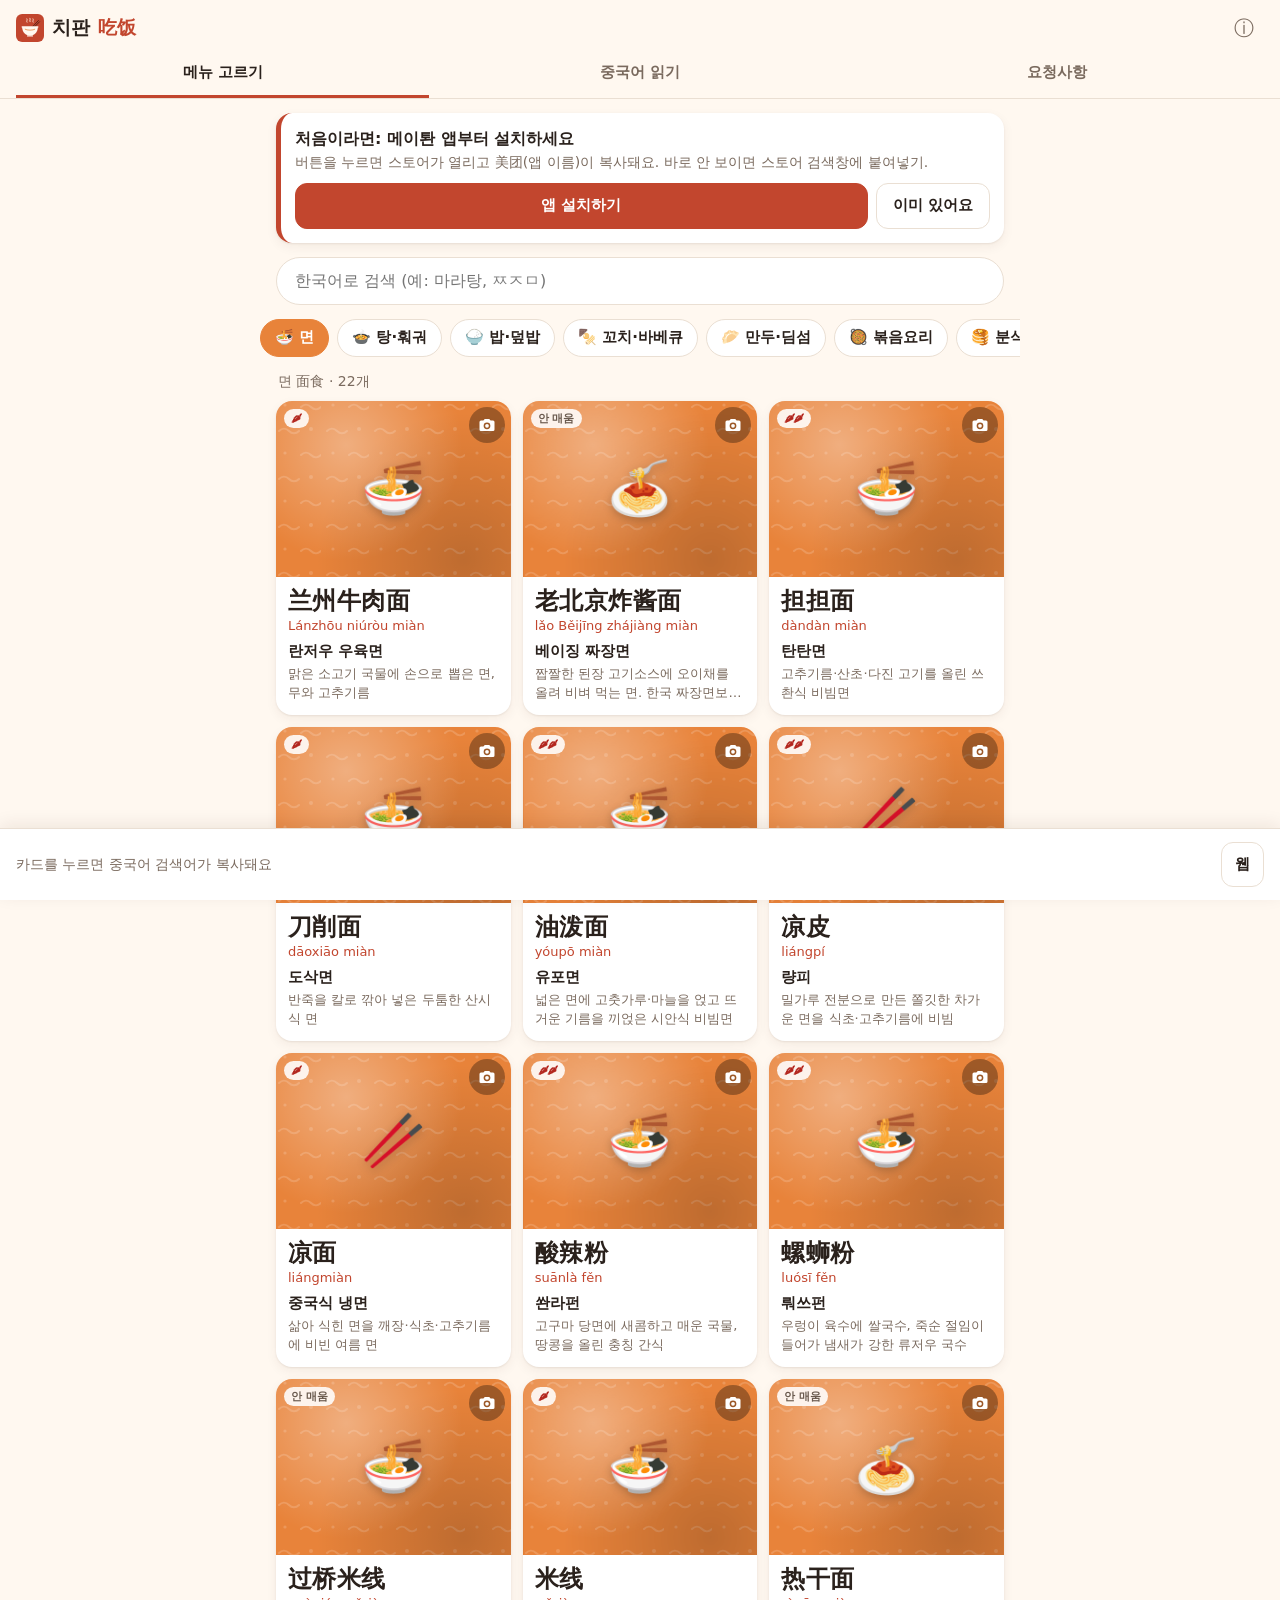
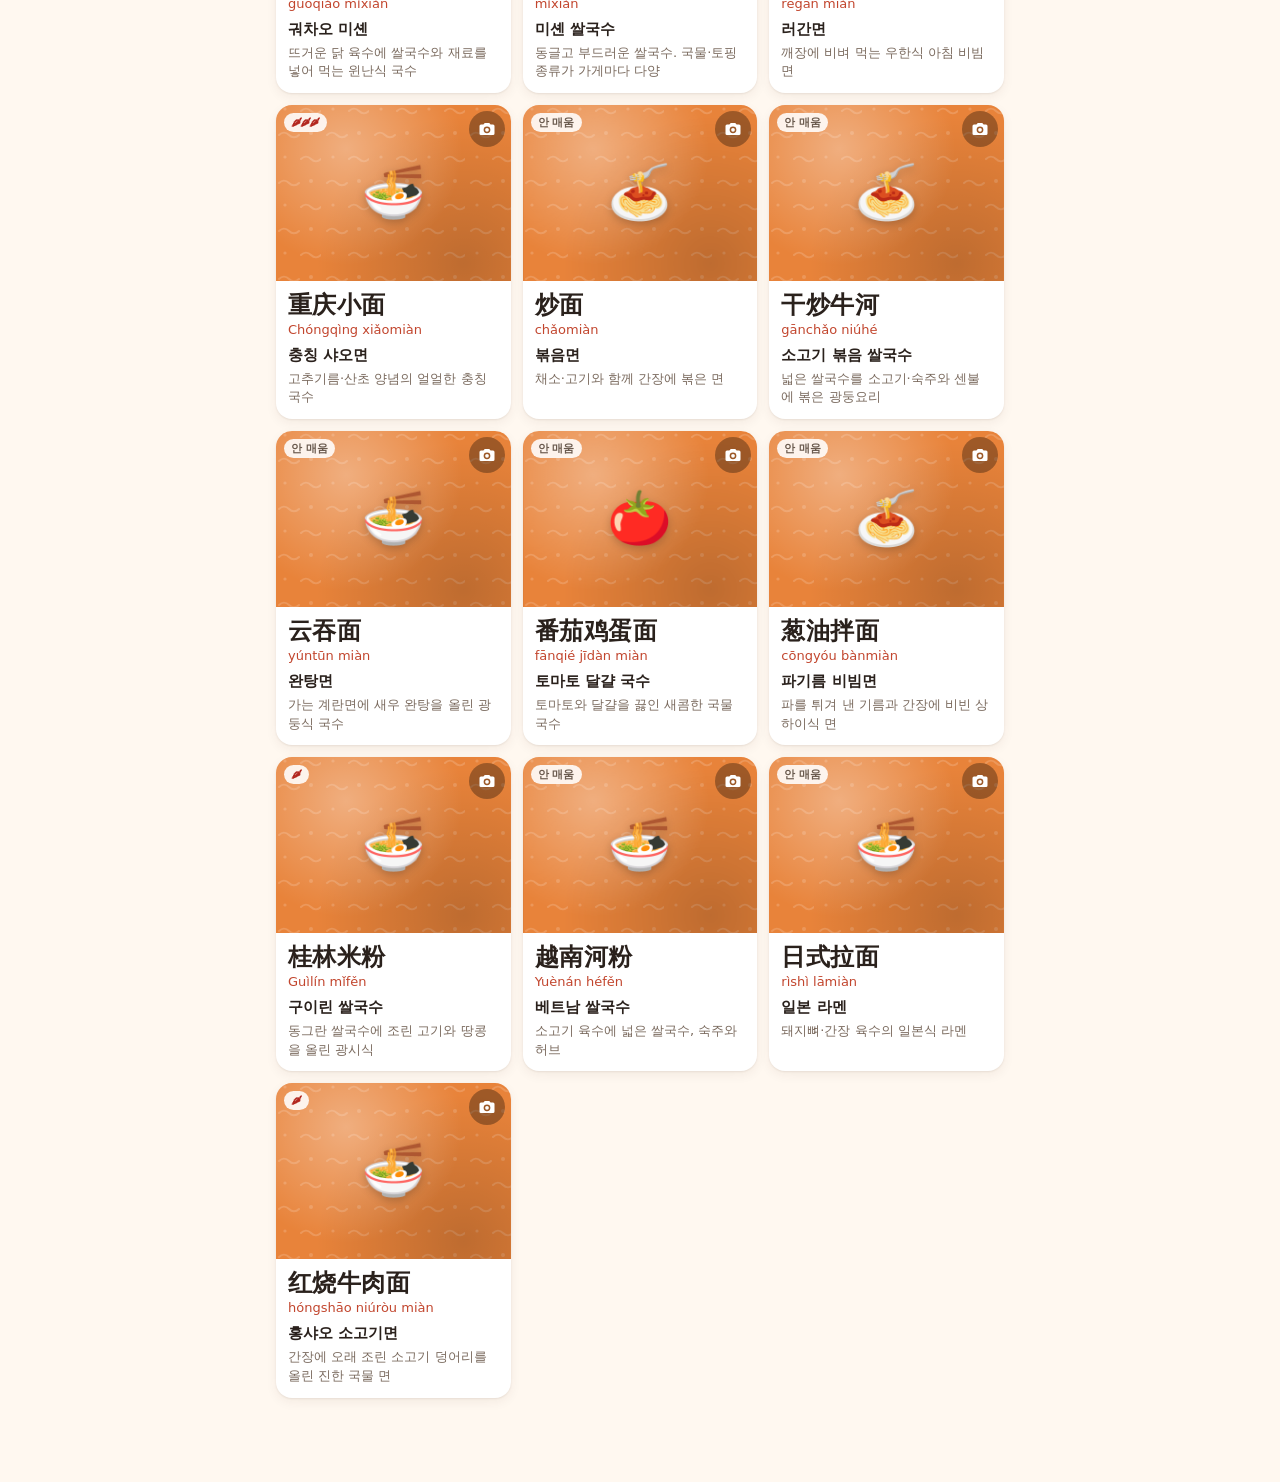
<file: index.html>
<!doctype html>
<html lang="ko">
<head>
<meta charset="utf-8">
<meta name="viewport" content="width=device-width, initial-scale=1, viewport-fit=cover">
<title>치판 · 중국 배달 메뉴 검색어</title>
<meta name="description" content="카테고리와 그림으로 메뉴를 고르면 중국어 검색어를 복사해 주는 폰 웹앱">
<meta name="theme-color" content="#C2462E">
<link rel="manifest" href="manifest.webmanifest">
<link rel="icon" href="icons/icon.svg" type="image/svg+xml">
<link rel="apple-touch-icon" href="icons/icon-192.png">
<meta name="apple-mobile-web-app-capable" content="yes">
<meta name="mobile-web-app-capable" content="yes">
<meta name="apple-mobile-web-app-title" content="치판">
<link rel="stylesheet" href="css/style.css">
</head>
<body>
<header class="top">
  <div class="brand">
    <img src="icons/icon.svg" alt="" width="28" height="28">
    <span class="brand-name">치판 <span lang="zh-CN">吃饭</span></span>
    <button class="icon-btn" id="aboutBtn" aria-label="앱 정보">ⓘ</button>
  </div>
  <nav class="tabs" role="tablist">
    <button role="tab" class="tab is-on" data-view="menu" aria-selected="true">메뉴 고르기</button>
    <button role="tab" class="tab" data-view="read" aria-selected="false">중국어 읽기</button>
    <button role="tab" class="tab" data-view="memo" aria-selected="false">요청사항</button>
  </nav>
</header>

<div class="inapp" id="inappBanner" hidden>
  <p><b>앱 안의 브라우저에서는 배달앱 열기가 막혀요.</b><br>
    <span id="inappHow">오른쪽 위 메뉴(⋯)에서 ‘브라우저로 열기’를 눌러 주세요.</span></p>
  <button class="btn small" id="copyUrlBtn">이 주소 복사</button>
</div>

<main>
  <section id="view-menu" class="view">
    <div class="setup" id="setupCard" hidden>
      <div class="setup-text">
        <b>처음이라면: 메이퇀 앱부터 설치하세요</b>
        <span>버튼을 누르면 스토어가 열리고 <span lang="zh-CN">美团</span>(앱 이름)이 복사돼요. 바로 안 보이면 스토어 검색창에 붙여넣기.</span>
      </div>
      <div class="setup-actions">
        <button class="btn primary" id="installBtn">앱 설치하기</button>
        <button class="btn" id="setupDone">이미 있어요</button>
      </div>
    </div>
    <div class="searchbar">
      <input id="q" type="search" inputmode="search" autocomplete="off"
             placeholder="한국어로 검색 (예: 마라탕, ㅉㅈㅁ)" aria-label="메뉴 검색">
      <button class="icon-btn" id="qClear" aria-label="검색어 지우기" hidden>✕</button>
    </div>
    <div class="cats" id="cats" role="tablist" aria-label="카테고리"></div>
    <p class="result-info" id="resultInfo"></p>
    <div class="grid" id="grid"></div>
    <p class="empty" id="empty" hidden>찾는 메뉴가 없어요. 다른 이름이나 초성으로 검색해 보세요.</p>
  </section>

  <section id="view-read" class="view" hidden>
    <div class="read-box">
      <textarea id="readIn" rows="3" lang="zh-CN"
        placeholder="메이퇀에서 복사한 메뉴·옵션 글을 붙여넣거나, 한국어로 단어를 찾아보세요 (예: 맵기, 당도)"></textarea>
      <div class="read-actions">
        <button class="btn" id="readPaste">붙여넣기</button>
        <button class="btn" id="readClear">지우기</button>
      </div>
      <div class="read-out" id="readOut" hidden></div>
      <p class="hint">사전에 있는 말은 뜻을, 없는 한자는 한자음(회색)을 달아요. 긴 문장은 폰의 화면 번역(Circle to Search 등)이 더 잘 돼요.
        메이퇀 앱에서 글자가 복사되지 않으면 Circle to Search로 화면 글자를 골라 복사할 수 있어요.</p>
    </div>
    <div class="cats" id="glossCats" role="tablist" aria-label="단어장 분류"></div>
    <div class="gloss" id="glossList"></div>
  </section>

  <section id="view-memo" class="view" hidden>
    <div class="memo-preview">
      <div class="memo-label">주문 메모 (중국어)</div>
      <div class="memo-zh" id="memoZh" lang="zh-CN">아래에서 요청사항을 골라 주세요</div>
      <div class="memo-ko" id="memoKo"></div>
      <div class="memo-actions">
        <button class="btn primary" id="memoCopy" disabled>메모 복사</button>
        <button class="btn" id="memoClear" disabled>모두 지우기</button>
      </div>
      <p class="hint">배달앱 주문 화면의 ‘备注(요청사항)’ 칸에 붙여넣으세요.</p>
    </div>
    <div id="memoGroups"></div>
  </section>
</main>

<div class="dock" id="dock">
  <div class="dock-text" id="dockText">카드를 누르면 중국어 검색어가 복사돼요</div>
  <div class="dock-btns">
    <button class="btn" id="openWebBtn" aria-label="메이퇀 웹으로 열기">웹</button>
    <button class="btn primary" id="openAppBtn" aria-label="메이퇀 앱으로 열기">앱으로 열기</button>
  </div>
</div>

<div class="toast" id="toast" role="status" aria-live="polite"></div>

<div class="sheet-back" id="sheetBack" hidden></div>
<div class="sheet" id="sheet" role="dialog" aria-modal="true" hidden>
  <button class="icon-btn sheet-close" id="sheetClose" aria-label="닫기">✕</button>
  <div id="sheetBody"></div>
</div>

<input type="file" id="photoInput" accept="image/*" hidden>

<script src="js/config.js"></script>
<script src="js/hangul.js"></script>
<script src="js/photos.js"></script>
<script src="js/open.js"></script>
<script src="js/app.js"></script>
</body>
</html>
</file>
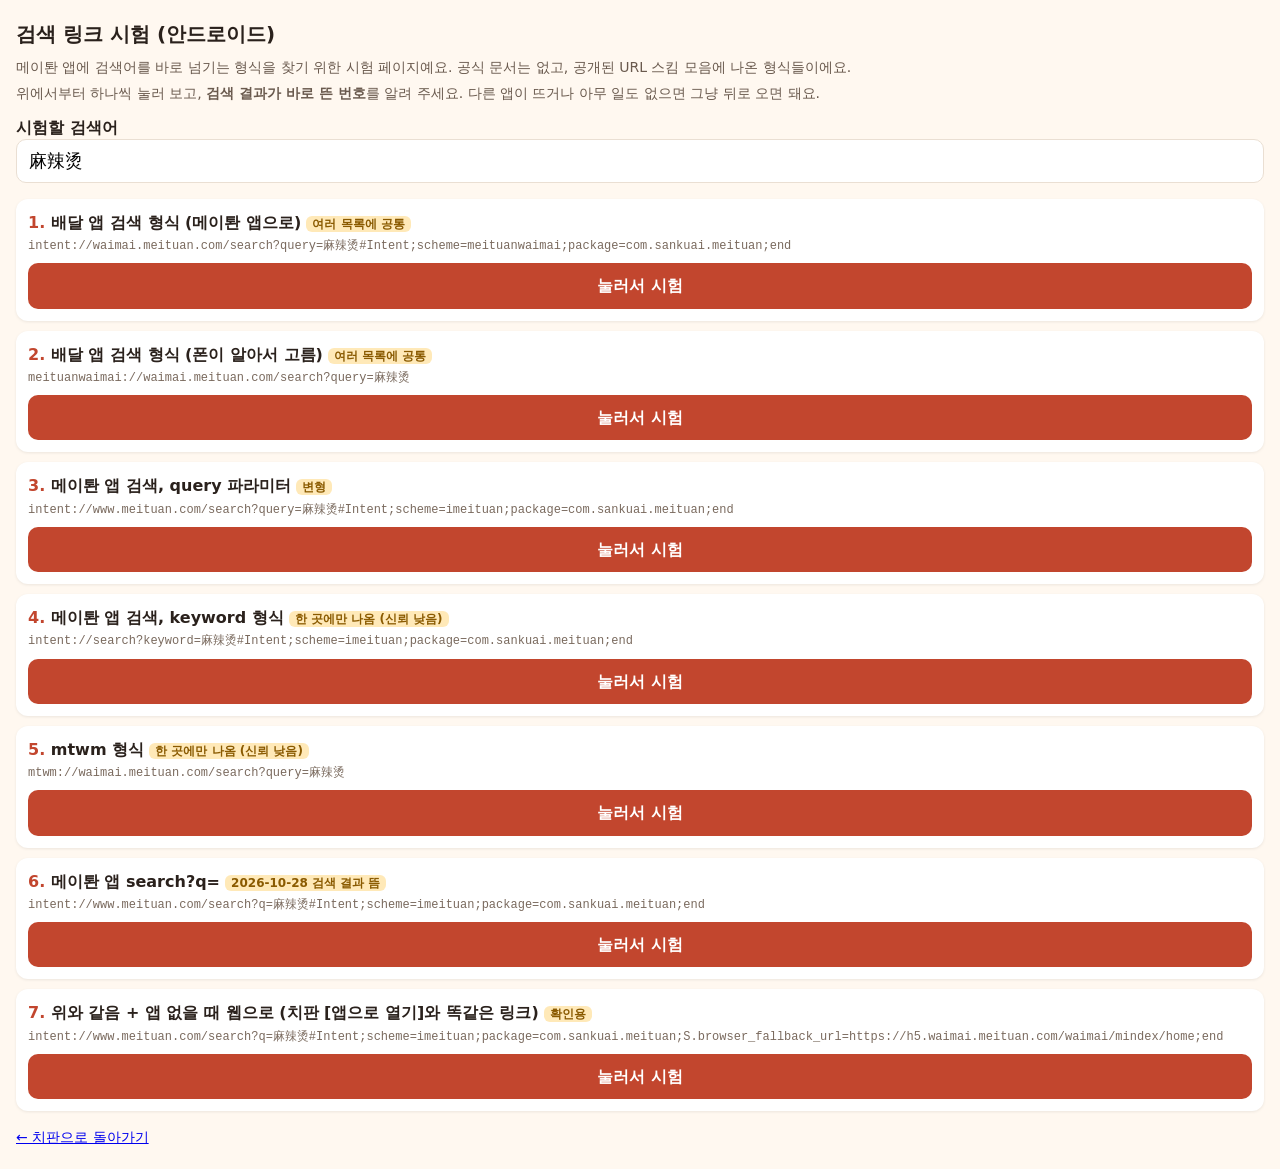
<file: lab.html>
<!doctype html>
<html lang="ko">
<head>
<meta charset="utf-8">
<meta name="viewport" content="width=device-width, initial-scale=1">
<title>치판 · 검색 링크 시험</title>
<meta name="robots" content="noindex">
<style>
  body { margin: 0; padding: 16px; font: 16px/1.45 system-ui, -apple-system, Roboto, "Noto Sans KR", sans-serif; background: #FFF8F0; color: #2A211C; }
  h1 { font-size: 20px; margin: 4px 0 8px; }
  p { margin: 6px 0; font-size: 14px; color: #6a5a4e; }
  label { display: block; font-weight: 700; margin-top: 12px; }
  input { width: 100%; box-sizing: border-box; height: 44px; font-size: 18px; padding: 0 12px; border: 1.5px solid #EADFD3; border-radius: 10px; }
  ol { padding: 0; list-style: none; counter-reset: n; }
  li { background: #fff; border-radius: 12px; padding: 12px; margin: 10px 0; box-shadow: 0 1px 3px rgba(0,0,0,.08); counter-increment: n; }
  li b::before { content: counter(n) ". "; color: #C2462E; }
  a.go { display: block; margin-top: 8px; text-align: center; background: #C2462E; color: #fff; font-weight: 700; text-decoration: none; padding: 11px; border-radius: 10px; }
  code { display: block; font-size: 12px; word-break: break-all; color: #7a6a5e; margin-top: 4px; }
  .tag { font-size: 12px; font-weight: 700; padding: 1px 6px; border-radius: 6px; background: #FFE9B8; color: #8A5A00; }
  .bad { background: #eee; color: #777; }
</style>
</head>
<body>
<h1>검색 링크 시험 (안드로이드)</h1>
<p>메이퇀 앱에 검색어를 바로 넘기는 형식을 찾기 위한 시험 페이지예요. 공식 문서는 없고, 공개된 URL 스킴 모음에 나온 형식들이에요.</p>
<p>위에서부터 하나씩 눌러 보고, <b>검색 결과가 바로 뜬 번호</b>를 알려 주세요. 다른 앱이 뜨거나 아무 일도 없으면 그냥 뒤로 오면 돼요.</p>

<label for="q">시험할 검색어</label>
<input id="q" value="麻辣烫" lang="zh-CN">

<ol id="list"></ol>

<p><a href="./">← 치판으로 돌아가기</a></p>

<script>
  // 각 후보: 이름, 출처 신뢰도, 링크 만들기
  var PKG = 'com.sankuai.meituan';
  var C = [
    ['배달 앱 검색 형식 (메이퇀 앱으로)', '여러 목록에 공통',
      function (q) { return 'intent://waimai.meituan.com/search?query=' + q + '#Intent;scheme=meituanwaimai;package=' + PKG + ';end'; }],
    ['배달 앱 검색 형식 (폰이 알아서 고름)', '여러 목록에 공통',
      function (q) { return 'meituanwaimai://waimai.meituan.com/search?query=' + q; }],
    ['메이퇀 앱 검색, query 파라미터', '변형',
      function (q) { return 'intent://www.meituan.com/search?query=' + q + '#Intent;scheme=imeituan;package=' + PKG + ';end'; }],
    ['메이퇀 앱 검색, keyword 형식', '한 곳에만 나옴 (신뢰 낮음)',
      function (q) { return 'intent://search?keyword=' + q + '#Intent;scheme=imeituan;package=' + PKG + ';end'; }],
    ['mtwm 형식', '한 곳에만 나옴 (신뢰 낮음)',
      function (q) { return 'mtwm://waimai.meituan.com/search?query=' + q; }],
    ['메이퇀 앱 search?q=', '2026-10-28 검색 결과 뜸',
      function (q) { return 'intent://www.meituan.com/search?q=' + q + '#Intent;scheme=imeituan;package=' + PKG + ';end'; }],
    ['위와 같음 + 앱 없을 때 웹으로 (치판 [앱으로 열기]와 똑같은 링크)', '확인용',
      function (q) { return 'intent://www.meituan.com/search?q=' + q + '#Intent;scheme=imeituan;package=' + PKG +
        ';S.browser_fallback_url=' + encodeURIComponent('https://h5.waimai.meituan.com/waimai/mindex/home') + ';end'; }]
  ];

  function render() {
    var q = encodeURIComponent(document.getElementById('q').value.trim() || '麻辣烫');
    var ol = document.getElementById('list');
    ol.innerHTML = '';
    C.forEach(function (c) {
      var url = c[2](q);
      var li = document.createElement('li');
      li.innerHTML = '<b></b> <span class="tag"></span><code></code><a class="go">눌러서 시험</a>';
      li.querySelector('b').textContent = c[0];
      li.querySelector('.tag').textContent = c[1];
      if (c[3]) li.querySelector('.tag').classList.add('bad');
      li.querySelector('code').textContent = decodeURIComponent(url);
      li.querySelector('a').href = url;
      ol.appendChild(li);
    });
  }
  document.getElementById('q').addEventListener('input', render);
  render();
</script>
</body>
</html>
</file>
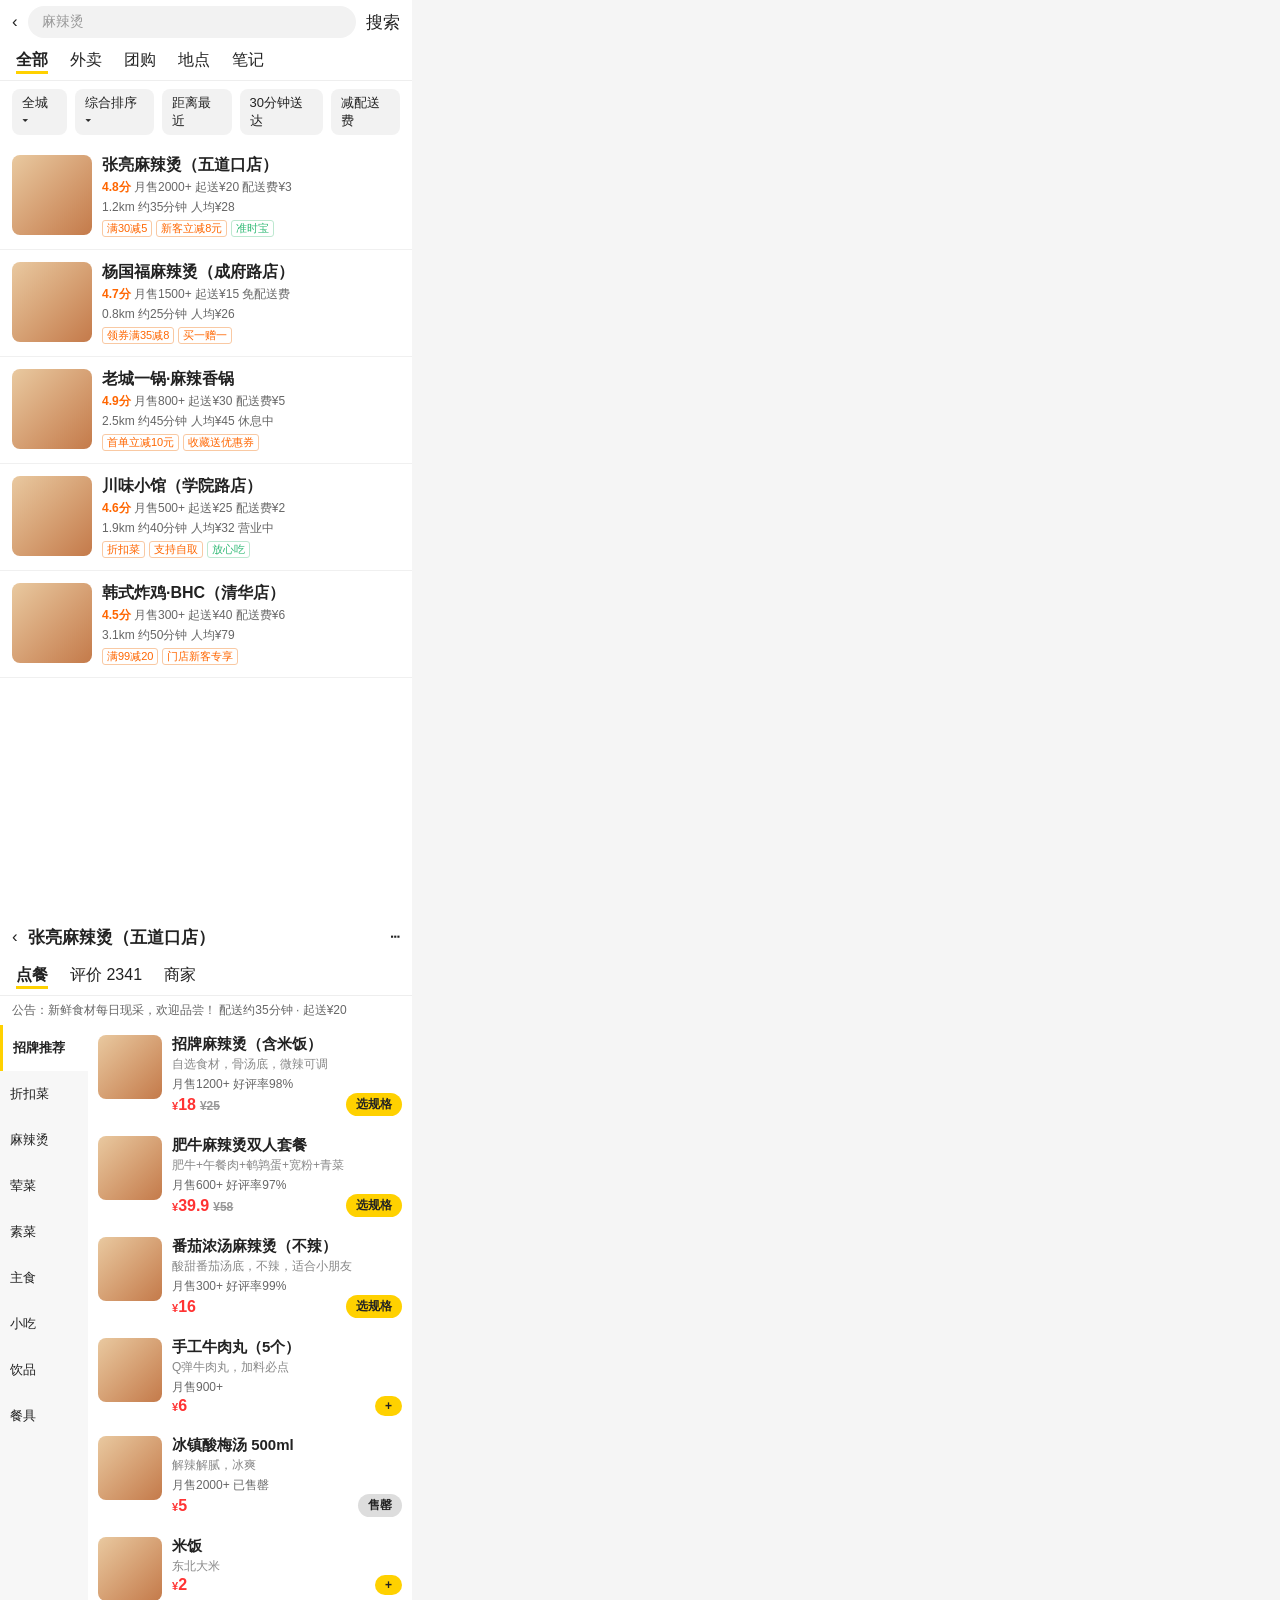
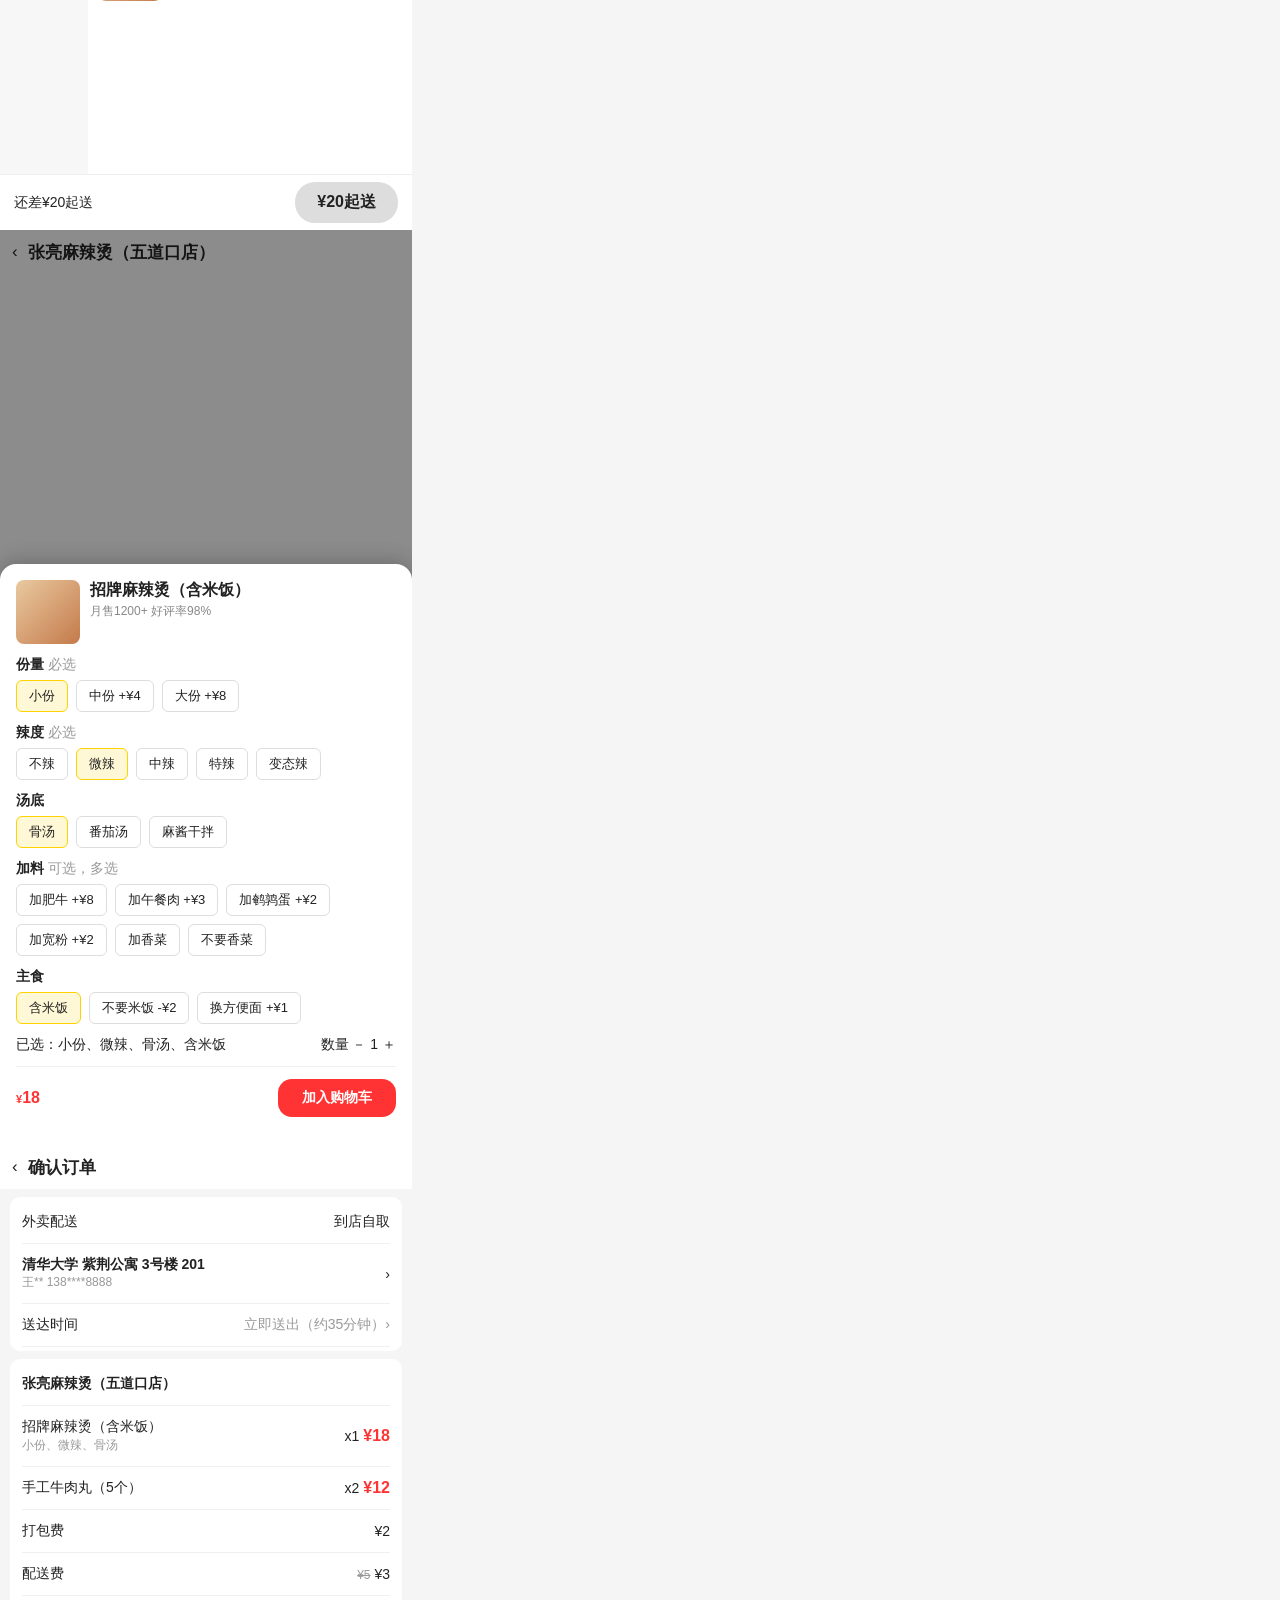
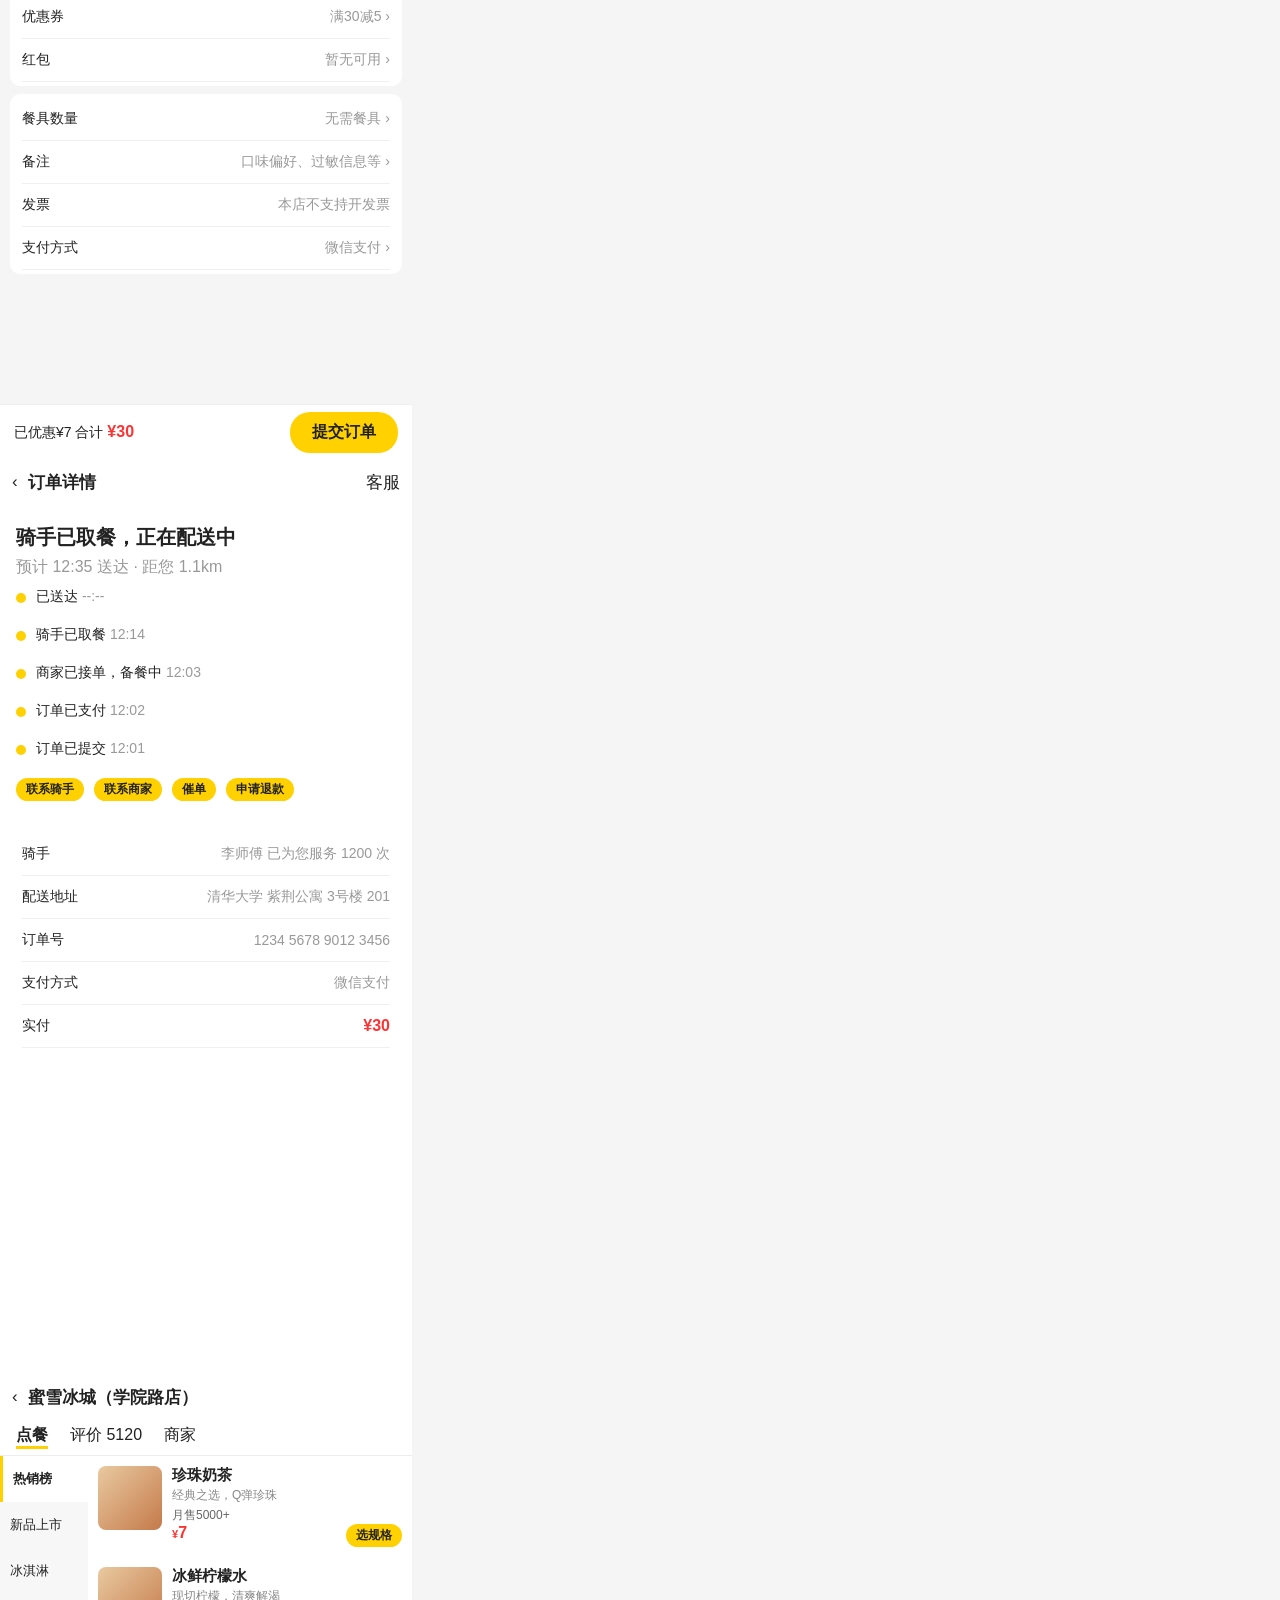
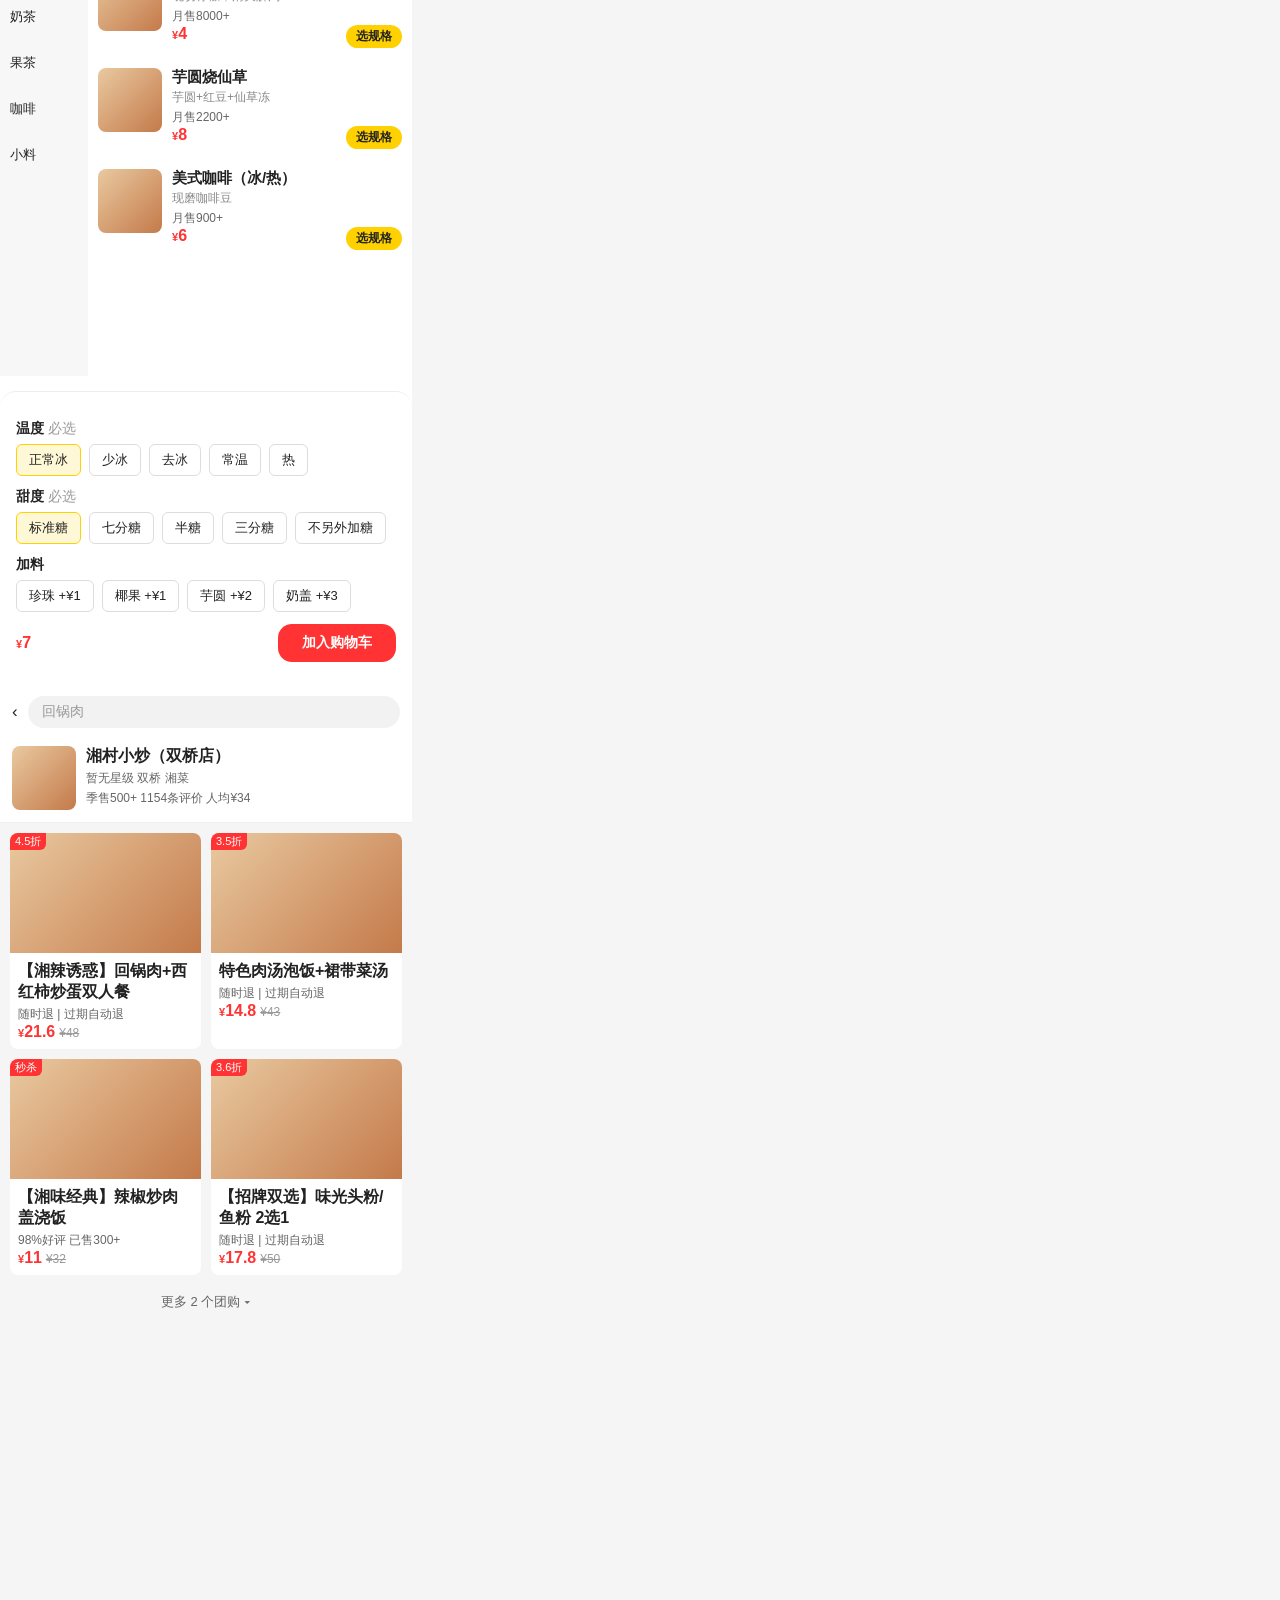
<file: tests/sim/fixtures/screens.html>
<!doctype html>
<html lang="zh-CN">
<head>
<meta charset="utf-8">
<meta name="viewport" content="width=device-width, initial-scale=1">
<title>치판 테스트용 가짜 배달앱 화면</title>
<!-- 중국 배달앱에서 흔히 보이는 구조와 문구를 흉내 낸 화면. 치판 덧그리기를 여러 화면에서 확인하는 용도. 실제 서비스의 그림·코드는 없음. -->
<style>
  * { box-sizing: border-box; }
  body { margin: 0; font-family: "Noto Sans CJK SC", "Noto Sans SC", sans-serif; color: #222; background: #f5f5f5; width: 412px; }
  .screen { width: 412px; min-height: 915px; background: #fff; position: relative; overflow: hidden; }
  .top { height: 44px; display: flex; align-items: center; padding: 0 12px; gap: 10px; font-size: 17px; }
  .search { flex: 1; background: #f2f2f2; border-radius: 18px; padding: 7px 14px; color: #999; font-size: 14px; }
  .tabs { display: flex; gap: 22px; padding: 6px 16px; font-size: 16px; border-bottom: 1px solid #eee; }
  .tabs .on { color: #222; font-weight: 700; border-bottom: 3px solid #ffd100; }
  .filters { display: flex; gap: 8px; padding: 8px 12px; font-size: 13px; }
  .filters span { background: #f2f2f2; border-radius: 8px; padding: 5px 10px; }
  .card { display: flex; gap: 10px; padding: 12px; border-bottom: 1px solid #f0f0f0; }
  .thumb { width: 80px; height: 80px; border-radius: 8px; background: linear-gradient(135deg, #e9c9a0, #c47a4a); flex: none; }
  .thumb.sm { width: 64px; height: 64px; }
  .name { font-size: 16px; font-weight: 700; }
  .meta { font-size: 12px; color: #666; margin-top: 3px; }
  .meta b { color: #f60; }
  .tag { display: inline-block; font-size: 11px; color: #f60; border: 1px solid #f9c9a3; border-radius: 3px; padding: 0 4px; margin-right: 4px; margin-top: 4px; }
  .tag.blue { color: #3b7; border-color: #bde8d0; }
  .price { color: #f33; font-weight: 700; font-size: 16px; }
  .price small { font-size: 11px; }
  .old { color: #999; text-decoration: line-through; font-size: 12px; margin-left: 4px; }
  .menu { display: flex; height: 760px; }
  .cats { width: 88px; background: #f7f7f7; font-size: 13px; }
  .cats div { padding: 14px 10px; }
  .cats .on { background: #fff; font-weight: 700; border-left: 3px solid #ffd100; }
  .dishes { flex: 1; }
  .dish { display: flex; gap: 10px; padding: 10px; }
  .dish .name { font-size: 15px; }
  .desc { font-size: 12px; color: #888; margin-top: 2px; }
  .btn { background: #ffd100; border-radius: 14px; padding: 3px 10px; font-size: 12px; font-weight: 700; }
  .btn.red { background: #f33; color: #fff; }
  .sheet { position: absolute; left: 0; right: 0; bottom: 0; background: #fff; border-radius: 16px 16px 0 0; padding: 16px; box-shadow: 0 -4px 20px rgba(0,0,0,.2); }
  .dim { position: absolute; inset: 0; background: rgba(0,0,0,.45); }
  .opt-title { font-size: 14px; font-weight: 700; margin: 12px 0 6px; }
  .opts { display: flex; flex-wrap: wrap; gap: 8px; }
  .opts span { border: 1px solid #ddd; border-radius: 6px; padding: 6px 12px; font-size: 13px; }
  .opts .sel { border-color: #ffd100; background: #fff8d6; }
  .row { display: flex; justify-content: space-between; align-items: center; padding: 12px 0; border-bottom: 1px solid #f0f0f0; font-size: 14px; }
  .row .v { color: #999; }
  .section { background: #fff; margin: 8px 10px; border-radius: 10px; padding: 4px 12px; }
  .bar { position: absolute; left: 0; right: 0; bottom: 0; height: 56px; background: #fff; border-top: 1px solid #eee; display: flex; align-items: center; padding: 0 14px; gap: 12px; }
  .bar .total { flex: 1; font-size: 14px; }
  .bar .go { background: #ffd100; border-radius: 20px; padding: 10px 22px; font-weight: 700; }
  .status { padding: 20px 16px; }
  .status h2 { margin: 0 0 6px; font-size: 20px; }
  .step { display: flex; gap: 10px; padding: 10px 0; font-size: 14px; }
  .step .dot { width: 10px; height: 10px; border-radius: 5px; background: #ccc; margin-top: 5px; }
  .step.on .dot { background: #ffd100; }
  .grey { color: #999; }
  .grid { display: grid; grid-template-columns: 1fr 1fr; gap: 10px; padding: 10px; }
  .gcard { background: #fff; border-radius: 8px; overflow: hidden; }
  .gcard .thumb { width: 100%; height: 120px; border-radius: 0; }
  .gcard .body { padding: 8px; }
  .badge { position: absolute; background: #f33; color: #fff; font-size: 11px; padding: 1px 5px; border-radius: 0 0 6px 0; }
  .rel { position: relative; }
  .pill { background: #fff3e6; color: #f60; font-size: 11px; padding: 2px 6px; border-radius: 4px; }
</style>
</head>
<body>

<!-- 1. 가게 목록 (검색 결과) -->
<section class="screen" id="s1">
  <div class="top"><span>‹</span><div class="search">麻辣烫</div><span>搜索</span></div>
  <div class="tabs"><span class="on">全部</span><span>外卖</span><span>团购</span><span>地点</span><span>笔记</span></div>
  <div class="filters"><span>全城 ▾</span><span>综合排序 ▾</span><span>距离最近</span><span>30分钟送达</span><span>减配送费</span></div>
  <div class="card"><div class="thumb"></div><div>
    <div class="name">张亮麻辣烫（五道口店）</div>
    <div class="meta"><b>4.8分</b> 月售2000+ 起送¥20 配送费¥3</div>
    <div class="meta">1.2km 约35分钟 人均¥28</div>
    <div><span class="tag">满30减5</span><span class="tag">新客立减8元</span><span class="tag blue">准时宝</span></div>
  </div></div>
  <div class="card"><div class="thumb"></div><div>
    <div class="name">杨国福麻辣烫（成府路店）</div>
    <div class="meta"><b>4.7分</b> 月售1500+ 起送¥15 免配送费</div>
    <div class="meta">0.8km 约25分钟 人均¥26</div>
    <div><span class="tag">领券满35减8</span><span class="tag">买一赠一</span></div>
  </div></div>
  <div class="card"><div class="thumb"></div><div>
    <div class="name">老城一锅·麻辣香锅</div>
    <div class="meta"><b>4.9分</b> 月售800+ 起送¥30 配送费¥5</div>
    <div class="meta">2.5km 约45分钟 人均¥45 休息中</div>
    <div><span class="tag">首单立减10元</span><span class="tag">收藏送优惠券</span></div>
  </div></div>
  <div class="card"><div class="thumb"></div><div>
    <div class="name">川味小馆（学院路店）</div>
    <div class="meta"><b>4.6分</b> 月售500+ 起送¥25 配送费¥2</div>
    <div class="meta">1.9km 约40分钟 人均¥32 营业中</div>
    <div><span class="tag">折扣菜</span><span class="tag">支持自取</span><span class="tag blue">放心吃</span></div>
  </div></div>
  <div class="card"><div class="thumb"></div><div>
    <div class="name">韩式炸鸡·BHC（清华店）</div>
    <div class="meta"><b>4.5分</b> 月售300+ 起送¥40 配送费¥6</div>
    <div class="meta">3.1km 约50分钟 人均¥79</div>
    <div><span class="tag">满99减20</span><span class="tag">门店新客专享</span></div>
  </div></div>
</section>

<!-- 2. 가게 메뉴 -->
<section class="screen" id="s2">
  <div class="top"><span>‹</span><div style="flex:1;font-weight:700">张亮麻辣烫（五道口店）</div><span>⋯</span></div>
  <div class="tabs"><span class="on">点餐</span><span>评价 2341</span><span>商家</span></div>
  <div style="padding:6px 12px;font-size:12px;color:#666">公告：新鲜食材每日现采，欢迎品尝！ 配送约35分钟 · 起送¥20</div>
  <div class="menu">
    <div class="cats"><div class="on">招牌推荐</div><div>折扣菜</div><div>麻辣烫</div><div>荤菜</div><div>素菜</div><div>主食</div><div>小吃</div><div>饮品</div><div>餐具</div></div>
    <div class="dishes">
      <div class="dish"><div class="thumb sm"></div><div style="flex:1">
        <div class="name">招牌麻辣烫（含米饭）</div><div class="desc">自选食材，骨汤底，微辣可调</div>
        <div class="meta">月售1200+ 好评率98%</div>
        <div style="display:flex;justify-content:space-between;align-items:center"><span class="price"><small>¥</small>18<span class="old">¥25</span></span><span class="btn">选规格</span></div>
      </div></div>
      <div class="dish"><div class="thumb sm"></div><div style="flex:1">
        <div class="name">肥牛麻辣烫双人套餐</div><div class="desc">肥牛+午餐肉+鹌鹑蛋+宽粉+青菜</div>
        <div class="meta">月售600+ 好评率97%</div>
        <div style="display:flex;justify-content:space-between;align-items:center"><span class="price"><small>¥</small>39.9<span class="old">¥58</span></span><span class="btn">选规格</span></div>
      </div></div>
      <div class="dish"><div class="thumb sm"></div><div style="flex:1">
        <div class="name">番茄浓汤麻辣烫（不辣）</div><div class="desc">酸甜番茄汤底，不辣，适合小朋友</div>
        <div class="meta">月售300+ 好评率99%</div>
        <div style="display:flex;justify-content:space-between;align-items:center"><span class="price"><small>¥</small>16</span><span class="btn">选规格</span></div>
      </div></div>
      <div class="dish"><div class="thumb sm"></div><div style="flex:1">
        <div class="name">手工牛肉丸（5个）</div><div class="desc">Q弹牛肉丸，加料必点</div>
        <div class="meta">月售900+</div>
        <div style="display:flex;justify-content:space-between;align-items:center"><span class="price"><small>¥</small>6</span><span class="btn">+</span></div>
      </div></div>
      <div class="dish"><div class="thumb sm"></div><div style="flex:1">
        <div class="name">冰镇酸梅汤 500ml</div><div class="desc">解辣解腻，冰爽</div>
        <div class="meta">月售2000+ 已售罄</div>
        <div style="display:flex;justify-content:space-between;align-items:center"><span class="price"><small>¥</small>5</span><span class="btn" style="background:#ddd">售罄</span></div>
      </div></div>
      <div class="dish"><div class="thumb sm"></div><div style="flex:1">
        <div class="name">米饭</div><div class="desc">东北大米</div>
        <div style="display:flex;justify-content:space-between;align-items:center"><span class="price"><small>¥</small>2</span><span class="btn">+</span></div>
      </div></div>
    </div>
  </div>
  <div class="bar"><div class="total">还差¥20起送</div><div class="go" style="background:#ddd">¥20起送</div></div>
</section>

<!-- 3. 옵션 선택 창 -->
<section class="screen" id="s3">
  <div class="top"><span>‹</span><div style="flex:1;font-weight:700">张亮麻辣烫（五道口店）</div></div>
  <div class="dim"></div>
  <div class="sheet">
    <div style="display:flex;gap:10px"><div class="thumb sm"></div><div><div class="name">招牌麻辣烫（含米饭）</div><div class="desc">月售1200+ 好评率98%</div></div></div>
    <div class="opt-title">份量 <span class="grey" style="font-weight:400">必选</span></div>
    <div class="opts"><span class="sel">小份</span><span>中份 +¥4</span><span>大份 +¥8</span></div>
    <div class="opt-title">辣度 <span class="grey" style="font-weight:400">必选</span></div>
    <div class="opts"><span>不辣</span><span class="sel">微辣</span><span>中辣</span><span>特辣</span><span>变态辣</span></div>
    <div class="opt-title">汤底</div>
    <div class="opts"><span class="sel">骨汤</span><span>番茄汤</span><span>麻酱干拌</span></div>
    <div class="opt-title">加料 <span class="grey" style="font-weight:400">可选，多选</span></div>
    <div class="opts"><span>加肥牛 +¥8</span><span>加午餐肉 +¥3</span><span>加鹌鹑蛋 +¥2</span><span>加宽粉 +¥2</span><span>加香菜</span><span>不要香菜</span></div>
    <div class="opt-title">主食</div>
    <div class="opts"><span class="sel">含米饭</span><span>不要米饭 -¥2</span><span>换方便面 +¥1</span></div>
    <div class="row"><span>已选：小份、微辣、骨汤、含米饭</span><span>数量 － 1 ＋</span></div>
    <div class="row" style="border:0"><span class="price"><small>¥</small>18</span><span class="btn red" style="padding:10px 24px;font-size:14px">加入购物车</span></div>
  </div>
</section>

<!-- 4. 주문 확인 -->
<section class="screen" id="s4" style="background:#f5f5f5">
  <div class="top" style="background:#fff"><span>‹</span><div style="flex:1;font-weight:700">确认订单</div></div>
  <div class="section">
    <div class="row"><span>外卖配送</span><span>到店自取</span></div>
    <div class="row"><div><div style="font-weight:700">清华大学 紫荆公寓 3号楼 201</div><div class="grey" style="font-size:12px">王** 138****8888</div></div><span>›</span></div>
    <div class="row"><span>送达时间</span><span class="v">立即送出（约35分钟）›</span></div>
  </div>
  <div class="section">
    <div class="row"><span style="font-weight:700">张亮麻辣烫（五道口店）</span></div>
    <div class="row"><span>招牌麻辣烫（含米饭）<br><span class="grey" style="font-size:12px">小份、微辣、骨汤</span></span><span>x1 <span class="price">¥18</span></span></div>
    <div class="row"><span>手工牛肉丸（5个）</span><span>x2 <span class="price">¥12</span></span></div>
    <div class="row"><span>打包费</span><span>¥2</span></div>
    <div class="row"><span>配送费</span><span><span class="old">¥5</span> ¥3</span></div>
    <div class="row"><span>优惠券</span><span class="v">满30减5 ›</span></div>
    <div class="row"><span>红包</span><span class="v">暂无可用 ›</span></div>
  </div>
  <div class="section">
    <div class="row"><span>餐具数量</span><span class="v">无需餐具 ›</span></div>
    <div class="row"><span>备注</span><span class="v">口味偏好、过敏信息等 ›</span></div>
    <div class="row"><span>发票</span><span class="v">本店不支持开发票</span></div>
    <div class="row"><span>支付方式</span><span class="v">微信支付 ›</span></div>
  </div>
  <div class="bar"><div class="total">已优惠¥7 合计 <span class="price">¥30</span></div><div class="go">提交订单</div></div>
</section>

<!-- 5. 배달 상태 -->
<section class="screen" id="s5">
  <div class="top"><span>‹</span><div style="flex:1;font-weight:700">订单详情</div><span>客服</span></div>
  <div class="status">
    <h2>骑手已取餐，正在配送中</h2>
    <div class="grey">预计 12:35 送达 · 距您 1.1km</div>
    <div class="step on"><div class="dot"></div><div>已送达 <span class="grey">--:--</span></div></div>
    <div class="step on"><div class="dot"></div><div>骑手已取餐 <span class="grey">12:14</span></div></div>
    <div class="step on"><div class="dot"></div><div>商家已接单，备餐中 <span class="grey">12:03</span></div></div>
    <div class="step on"><div class="dot"></div><div>订单已支付 <span class="grey">12:02</span></div></div>
    <div class="step on"><div class="dot"></div><div>订单已提交 <span class="grey">12:01</span></div></div>
    <div style="display:flex;gap:10px;margin-top:10px"><span class="btn">联系骑手</span><span class="btn">联系商家</span><span class="btn">催单</span><span class="btn">申请退款</span></div>
  </div>
  <div class="section">
    <div class="row"><span>骑手</span><span class="v">李师傅 已为您服务 1200 次</span></div>
    <div class="row"><span>配送地址</span><span class="v">清华大学 紫荆公寓 3号楼 201</span></div>
    <div class="row"><span>订单号</span><span class="v">1234 5678 9012 3456</span></div>
    <div class="row"><span>支付方式</span><span class="v">微信支付</span></div>
    <div class="row"><span>实付</span><span class="price">¥30</span></div>
  </div>
</section>

<!-- 6. 밀크티 가게 메뉴 + 옵션 -->
<section class="screen" id="s6">
  <div class="top"><span>‹</span><div style="flex:1;font-weight:700">蜜雪冰城（学院路店）</div></div>
  <div class="tabs"><span class="on">点餐</span><span>评价 5120</span><span>商家</span></div>
  <div class="menu" style="height:520px">
    <div class="cats"><div class="on">热销榜</div><div>新品上市</div><div>冰淇淋</div><div>奶茶</div><div>果茶</div><div>咖啡</div><div>小料</div></div>
    <div class="dishes">
      <div class="dish"><div class="thumb sm"></div><div style="flex:1"><div class="name">珍珠奶茶</div><div class="desc">经典之选，Q弹珍珠</div><div class="meta">月售5000+</div><div style="display:flex;justify-content:space-between"><span class="price"><small>¥</small>7</span><span class="btn">选规格</span></div></div></div>
      <div class="dish"><div class="thumb sm"></div><div style="flex:1"><div class="name">冰鲜柠檬水</div><div class="desc">现切柠檬，清爽解渴</div><div class="meta">月售8000+</div><div style="display:flex;justify-content:space-between"><span class="price"><small>¥</small>4</span><span class="btn">选规格</span></div></div></div>
      <div class="dish"><div class="thumb sm"></div><div style="flex:1"><div class="name">芋圆烧仙草</div><div class="desc">芋圆+红豆+仙草冻</div><div class="meta">月售2200+</div><div style="display:flex;justify-content:space-between"><span class="price"><small>¥</small>8</span><span class="btn">选规格</span></div></div></div>
      <div class="dish"><div class="thumb sm"></div><div style="flex:1"><div class="name">美式咖啡（冰/热）</div><div class="desc">现磨咖啡豆</div><div class="meta">月售900+</div><div style="display:flex;justify-content:space-between"><span class="price"><small>¥</small>6</span><span class="btn">选规格</span></div></div></div>
    </div>
  </div>
  <div class="sheet" style="box-shadow:none;border-top:1px solid #eee">
    <div class="opt-title">温度 <span class="grey" style="font-weight:400">必选</span></div>
    <div class="opts"><span class="sel">正常冰</span><span>少冰</span><span>去冰</span><span>常温</span><span>热</span></div>
    <div class="opt-title">甜度 <span class="grey" style="font-weight:400">必选</span></div>
    <div class="opts"><span class="sel">标准糖</span><span>七分糖</span><span>半糖</span><span>三分糖</span><span>不另外加糖</span></div>
    <div class="opt-title">加料</div>
    <div class="opts"><span>珍珠 +¥1</span><span>椰果 +¥1</span><span>芋圆 +¥2</span><span>奶盖 +¥3</span></div>
    <div class="row" style="border:0"><span class="price"><small>¥</small>7</span><span class="btn red" style="padding:10px 24px;font-size:14px">加入购物车</span></div>
  </div>
</section>

<!-- 7. 공동구매(团购) 격자 -->
<section class="screen" id="s7" style="background:#f5f5f5">
  <div class="top" style="background:#fff"><span>‹</span><div class="search">回锅肉</div></div>
  <div class="card" style="background:#fff"><div class="thumb sm"></div><div><div class="name">湘村小炒（双桥店）</div><div class="meta">暂无星级 双桥 湘菜</div><div class="meta">季售500+ 1154条评价 人均¥34</div></div></div>
  <div class="grid">
    <div class="gcard rel"><div class="badge">4.5折</div><div class="thumb"></div><div class="body"><div class="name">【湘辣诱惑】回锅肉+西红柿炒蛋双人餐</div><div class="meta">随时退 | 过期自动退</div><div><span class="price"><small>¥</small>21.6</span><span class="old">¥48</span></div></div></div>
    <div class="gcard rel"><div class="badge">3.5折</div><div class="thumb"></div><div class="body"><div class="name">特色肉汤泡饭+裙带菜汤</div><div class="meta">随时退 | 过期自动退</div><div><span class="price"><small>¥</small>14.8</span><span class="old">¥43</span></div></div></div>
    <div class="gcard rel"><div class="badge">秒杀</div><div class="thumb"></div><div class="body"><div class="name">【湘味经典】辣椒炒肉盖浇饭</div><div class="meta">98%好评 已售300+</div><div><span class="price"><small>¥</small>11</span><span class="old">¥32</span></div></div></div>
    <div class="gcard rel"><div class="badge">3.6折</div><div class="thumb"></div><div class="body"><div class="name">【招牌双选】味光头粉/鱼粉 2选1</div><div class="meta">随时退 | 过期自动退</div><div><span class="price"><small>¥</small>17.8</span><span class="old">¥50</span></div></div></div>
  </div>
  <div style="text-align:center;font-size:13px;color:#666;padding:8px">更多 2 个团购 ▾</div>
</section>

</body>
</html>
</file>
<file: css/style.css>
/* 외부 폰트·CDN 없이 기기 기본 글꼴만 쓴다 (중국에서도 열리게) */
:root {
  --bg: #FFF8F0;
  --surface: #FFFFFF;
  --ink: #2A211C;
  --muted: #7A6A5E;
  --line: #EADFD3;
  --accent: #C2462E;
  --accent-ink: #FFFFFF;
  --chip: #F4EAE0;
  --shadow: 0 1px 2px rgba(60, 30, 10, .08), 0 4px 12px rgba(60, 30, 10, .06);
  --font: system-ui, -apple-system, "Segoe UI", Roboto, "Apple SD Gothic Neo", "Noto Sans KR", "Malgun Gothic", sans-serif;
  --font-zh: "PingFang SC", "Noto Sans SC", "Noto Sans CJK SC", "Source Han Sans SC", "Microsoft YaHei", "MiSans", "HarmonyOS Sans SC", sans-serif;
  --dock-h: 72px;
  color-scheme: light;
}
@media (prefers-color-scheme: dark) {
  :root {
    --bg: #1B1613; --surface: #26201C; --ink: #F3EAE2; --muted: #B3A396;
    --line: #3A302A; --accent: #E0674D; --chip: #322A25;
    --shadow: 0 1px 2px rgba(0,0,0,.4);
    color-scheme: dark;
  }
}

* { box-sizing: border-box; }
html { -webkit-text-size-adjust: 100%; }
body {
  margin: 0; background: var(--bg); color: var(--ink);
  font: 16px/1.45 var(--font);
  padding-bottom: calc(var(--dock-h) + env(safe-area-inset-bottom) + 12px);
  -webkit-tap-highlight-color: transparent;
}
body.no-dock { padding-bottom: calc(env(safe-area-inset-bottom) + 24px); }
[lang="zh-CN"] { font-family: var(--font-zh); }
button { font: inherit; color: inherit; cursor: pointer; }
[hidden] { display: none !important; }

/* 헤더 */
.top {
  position: sticky; top: 0; z-index: 20;
  background: var(--bg); padding: calc(env(safe-area-inset-top) + 8px) 16px 0;
  border-bottom: 1px solid var(--line);
}
.brand { display: flex; align-items: center; gap: 8px; }
.brand-name { font-weight: 800; font-size: 19px; letter-spacing: -.01em; flex: 1; }
.brand-name [lang] { color: var(--accent); margin-left: 2px; }
.icon-btn {
  border: 0; background: transparent; width: 40px; height: 40px; border-radius: 20px;
  font-size: 20px; display: inline-grid; place-items: center; color: var(--muted);
}
.icon-btn:active { background: var(--chip); }
.tabs { display: flex; gap: 4px; margin-top: 4px; }
.tab {
  flex: 1; border: 0; background: transparent; padding: 10px 0 11px; font-weight: 700; color: var(--muted);
  border-bottom: 3px solid transparent;
}
.tab.is-on { color: var(--ink); border-bottom-color: var(--accent); }

/* 앱 내 브라우저 안내 */
.inapp {
  margin: 12px 16px 0; padding: 12px 14px; border-radius: 12px;
  background: #FFF0C8; color: #4A3400; display: flex; gap: 10px; align-items: center;
}
.inapp p { margin: 0; flex: 1; font-size: 14px; }
@media (prefers-color-scheme: dark) { .inapp { background: #4A3A10; color: #FFEBB0; } }

main { max-width: 760px; margin: 0 auto; }
.view { padding: 0 16px; }

/* 검색 */
.searchbar { position: relative; margin-top: 14px; }
.searchbar input {
  width: 100%; height: 48px; border-radius: 24px; border: 1.5px solid var(--line);
  background: var(--surface); color: var(--ink); padding: 0 46px 0 18px; font: inherit; font-size: 16px;
  -webkit-appearance: none; appearance: none;
}
.searchbar input:focus { outline: none; border-color: var(--accent); }
.searchbar input::-webkit-search-cancel-button { display: none; }
.searchbar .icon-btn { position: absolute; right: 4px; top: 4px; font-size: 16px; }

/* 카테고리 */
.cats {
  display: flex; gap: 8px; overflow-x: auto; margin: 12px -16px 0; padding: 2px 16px 6px;
  scrollbar-width: none; scroll-snap-type: x proximity;
}
.cats::-webkit-scrollbar { display: none; }
.cat {
  flex: none; border: 1.5px solid var(--line); background: var(--surface); border-radius: 20px;
  padding: 7px 14px; font-size: 15px; font-weight: 600; white-space: nowrap; scroll-snap-align: start;
}
.cat.is-on { background: var(--c); border-color: var(--c); color: #fff; }
.result-info { margin: 8px 2px 10px; color: var(--muted); font-size: 14px; }

/* 카드 그리드 */
.grid { display: grid; grid-template-columns: repeat(2, minmax(0, 1fr)); gap: 12px; }
@media (min-width: 560px) { .grid { grid-template-columns: repeat(3, minmax(0, 1fr)); } }
.card {
  background: var(--surface); border-radius: 16px; overflow: hidden; box-shadow: var(--shadow);
  display: flex; flex-direction: column; cursor: pointer; user-select: none; -webkit-user-select: none;
  transition: transform .08s ease;
}
.card:active { transform: scale(.97); }
.card:focus-visible { outline: 3px solid var(--accent); outline-offset: 2px; }
.art {
  position: relative; aspect-ratio: 4 / 3;
  background-color: var(--c);
  background-image:
    radial-gradient(circle at 30% 25%, rgba(255,255,255,.35), rgba(255,255,255,0) 55%),
    radial-gradient(circle at 80% 90%, rgba(0,0,0,.18), rgba(0,0,0,0) 60%),
    url("../icons/pattern.svg");
  background-size: cover, cover, 48px 48px;
  background-position: center;
  display: grid; place-items: center;
}
.art.has-photo { background-size: cover; }
.art.has-photo .emoji { display: none; }
.emoji {
  font-size: 52px; line-height: 1;
  font-family: "Apple Color Emoji", "Segoe UI Emoji", "Noto Color Emoji", sans-serif;
  filter: drop-shadow(0 3px 4px rgba(0,0,0,.2));
}
.spice-chip {
  position: absolute; left: 8px; top: 8px; font-size: 11px; font-weight: 700; line-height: 1;
  background: rgba(255,255,255,.88); color: #6a5a4e; border-radius: 10px; padding: 4px 7px;
}
.spice-chip.hot { color: #B3261E; letter-spacing: -2px; padding-right: 9px; }
.more {
  position: absolute; right: 6px; top: 6px; width: 36px; height: 36px; border-radius: 18px; border: 0;
  background: rgba(0,0,0,.32); color: #fff; display: grid; place-items: center;
}
.more:active { background: rgba(0,0,0,.5); }
.body { padding: 10px 12px 12px; display: flex; flex-direction: column; gap: 1px; }
.zh { font-size: 24px; font-weight: 700; line-height: 1.2; letter-spacing: .02em; word-break: keep-all; overflow-wrap: anywhere; }
.py { font-size: 13px; color: var(--accent); }
.ko { font-size: 15px; font-weight: 600; margin-top: 4px; }
.check {
  display: inline-block; font-size: 11px; font-weight: 700; color: #8A5A00; background: #FFE9B8;
  border-radius: 6px; padding: 1px 5px; vertical-align: 2px;
}
.desc {
  font-size: 13px; color: var(--muted); margin-top: 2px;
  display: -webkit-box; -webkit-line-clamp: 2; -webkit-box-orient: vertical; overflow: hidden;
}
.empty { text-align: center; color: var(--muted); padding: 40px 12px; }

/* 하단 고정 바 */
.dock {
  position: fixed; left: 0; right: 0; bottom: 0; z-index: 30;
  display: flex; align-items: center; gap: 10px;
  padding: 10px 16px calc(10px + env(safe-area-inset-bottom));
  min-height: var(--dock-h);
  background: var(--surface); border-top: 1px solid var(--line);
  box-shadow: 0 -4px 16px rgba(60, 30, 10, .08);
}
.dock-text { flex: 1; font-size: 14px; color: var(--muted); line-height: 1.3; min-width: 0; }
.dock-text b { color: var(--ink); font-size: 18px; }
.dock-text small { font-size: 12px; }

.btn {
  border: 1.5px solid var(--line); background: var(--surface); border-radius: 12px;
  padding: 11px 16px; font-weight: 700; font-size: 15px; white-space: nowrap;
}
.btn:active { filter: brightness(.95); }
.btn.primary { background: var(--accent); border-color: var(--accent); color: var(--accent-ink); }
.btn.danger { color: #B3261E; }
.btn.small { padding: 7px 10px; font-size: 13px; }
.btn:disabled { opacity: .45; }
a.btn { text-decoration: none; color: inherit; text-align: center; display: inline-block; }

/* 토스트 */
.toast {
  position: fixed; left: 50%; bottom: calc(var(--dock-h) + env(safe-area-inset-bottom) + 14px); z-index: 60;
  transform: translate(-50%, 20px); opacity: 0; pointer-events: none;
  background: #2A211C; color: #fff; padding: 11px 18px; border-radius: 22px; font-size: 15px;
  max-width: calc(100% - 32px); width: max-content; text-align: center;
  transition: opacity .18s ease, transform .18s ease;
  box-shadow: 0 6px 20px rgba(0,0,0,.25);
}
.toast b { font-size: 17px; }
.toast.is-on { opacity: 1; transform: translate(-50%, 0); }
body.no-dock .toast { bottom: calc(env(safe-area-inset-bottom) + 24px); }

/* 바텀 시트 */
.sheet-back {
  position: fixed; inset: 0; z-index: 40; background: rgba(0,0,0,.4); opacity: 0; transition: opacity .2s;
}
.sheet-back.is-on { opacity: 1; }
.sheet {
  position: fixed; left: 0; right: 0; bottom: 0; z-index: 50; max-height: 90vh; overflow-y: auto;
  background: var(--surface); border-radius: 20px 20px 0 0;
  padding: 18px 16px calc(20px + env(safe-area-inset-bottom));
  transform: translateY(100%); transition: transform .2s ease;
  max-width: 760px; margin: 0 auto;
}
.sheet.is-on { transform: translateY(0); }
.sheet-close { position: absolute; right: 8px; top: 8px; z-index: 2; }
.sheet h2 { margin: 4px 40px 10px 0; font-size: 20px; }
.sheet h3 { margin: 18px 0 6px; font-size: 16px; }
.sheet p { margin: 6px 0; font-size: 15px; }
.steps { padding-left: 22px; margin: 6px 0 10px; }
.steps li { margin: 4px 0; }
.detail-art { border-radius: 14px; aspect-ratio: 16 / 9; margin-top: 28px; }
.detail-art .emoji { font-size: 76px; }
.detail-zh { font-size: 46px; font-weight: 800; text-align: center; margin-top: 12px; line-height: 1.15; }
.detail-py { text-align: center; color: var(--accent); font-size: 17px; }
.detail-ko { text-align: center; font-weight: 700; margin-top: 4px; }
.detail-ko span { font-weight: 500; color: var(--muted); }
.detail-desc { text-align: center; color: var(--muted); }
.row { display: flex; gap: 8px; margin-top: 12px; flex-wrap: wrap; }
.row .btn { flex: 1; }
.note { background: #FFF4D6; color: #6A4A00; border-radius: 10px; padding: 8px 10px; font-size: 14px !important; }
@media (prefers-color-scheme: dark) { .note { background: #4A3A10; color: #FFEBB0; } }
.hint { color: var(--muted); font-size: 13px !important; }

/* 요청사항 */
.memo-preview {
  position: sticky; top: 98px; z-index: 10; margin: 14px -4px 4px; padding: 14px;
  background: var(--surface); border-radius: 16px; box-shadow: var(--shadow);
}
.memo-label { font-size: 13px; color: var(--muted); font-weight: 600; }
.memo-zh { font-size: 22px; font-weight: 700; margin-top: 4px; line-height: 1.35; min-height: 30px; }
.memo-zh.is-empty { font-size: 16px; font-weight: 500; color: var(--muted); font-family: var(--font); }
.memo-ko { font-size: 13px; color: var(--muted); margin-top: 2px; }
.memo-actions { display: flex; gap: 8px; margin-top: 10px; }
.memo-actions .btn.primary { flex: 1; }
.memo-preview .hint { margin: 8px 0 0; }
.memo-group h3 { font-size: 15px; margin: 18px 0 8px; color: var(--muted); }
.chips { display: flex; flex-wrap: wrap; gap: 8px; }
.chip {
  border: 1.5px solid var(--line); background: var(--surface); border-radius: 14px;
  padding: 8px 12px; text-align: left; display: flex; flex-direction: column; font-weight: 600; font-size: 15px;
}
.chip small { font-weight: 500; color: var(--muted); font-size: 13px; }
.chip.is-on { border-color: var(--accent); background: color-mix(in srgb, var(--accent) 12%, var(--surface)); }
.chip.is-on::before { content: "✓ "; color: var(--accent); position: absolute; }
.chip { position: relative; }
.chip.is-on { padding-left: 26px; }
.chip.is-on::before { left: 10px; top: 8px; }

@media (prefers-reduced-motion: reduce) {
  * { transition: none !important; }
}

/* 첫 실행: 배달앱 설치 안내 */
.setup {
  margin-top: 14px; padding: 14px; border-radius: 16px; background: var(--surface); box-shadow: var(--shadow);
  border-left: 5px solid var(--accent);
}
.setup-text b { display: block; font-size: 16px; }
.setup-text span { font-size: 14px; color: var(--muted); }
.setup-actions { display: flex; gap: 8px; margin-top: 10px; }
.setup-actions .btn.primary { flex: 1; }

.dock-btns { display: flex; gap: 6px; flex: none; }
.dock-btns .btn { padding: 11px 13px; }

/* 중국어 읽기 */
.read-box { margin-top: 14px; }
.read-box textarea {
  width: 100%; border-radius: 14px; border: 1.5px solid var(--line); background: var(--surface); color: var(--ink);
  padding: 12px 14px; font-size: 18px; resize: vertical; font-family: var(--font-zh);
}
.read-box textarea::placeholder { font-family: var(--font); font-size: 14px; }
.read-box textarea:focus { outline: none; border-color: var(--accent); }
.read-actions { display: flex; gap: 8px; margin-top: 8px; }
.read-actions .btn { flex: 1; }
.read-out {
  margin-top: 12px; padding: 12px; background: var(--surface); border-radius: 14px; box-shadow: var(--shadow);
  display: flex; flex-wrap: wrap; align-items: flex-start; gap: 6px 4px; line-height: 1.2;
}
.read-out .plain { font-size: 20px; padding-top: 4px; color: var(--muted); }
.tk { display: inline-flex; flex-direction: column; align-items: center; background: var(--chip); border-radius: 8px; padding: 4px 6px; }
.tk.is-hanja { background: #ECE8E4; }
.tk.is-hanja .tk-ko { color: var(--muted); }
.tk.is-food { background: color-mix(in srgb, var(--accent) 14%, var(--surface)); cursor: pointer; }
.tk-zh { font-size: 20px; font-weight: 700; }
.tk-ko { font-size: 12px; color: var(--accent); font-weight: 600; margin-top: 2px; text-align: center; max-width: 9em; }
.gloss { display: grid; grid-template-columns: 1fr; gap: 6px; }
.gl {
  display: flex; align-items: center; gap: 12px; text-align: left; border: 0; background: var(--surface);
  border-radius: 12px; padding: 10px 14px; box-shadow: var(--shadow);
}
.gl-zh { font-size: 20px; font-weight: 700; min-width: 4.5em; }
.gl-ko { font-size: 15px; color: var(--muted); }
.tab { font-size: 15px; }
</file>
